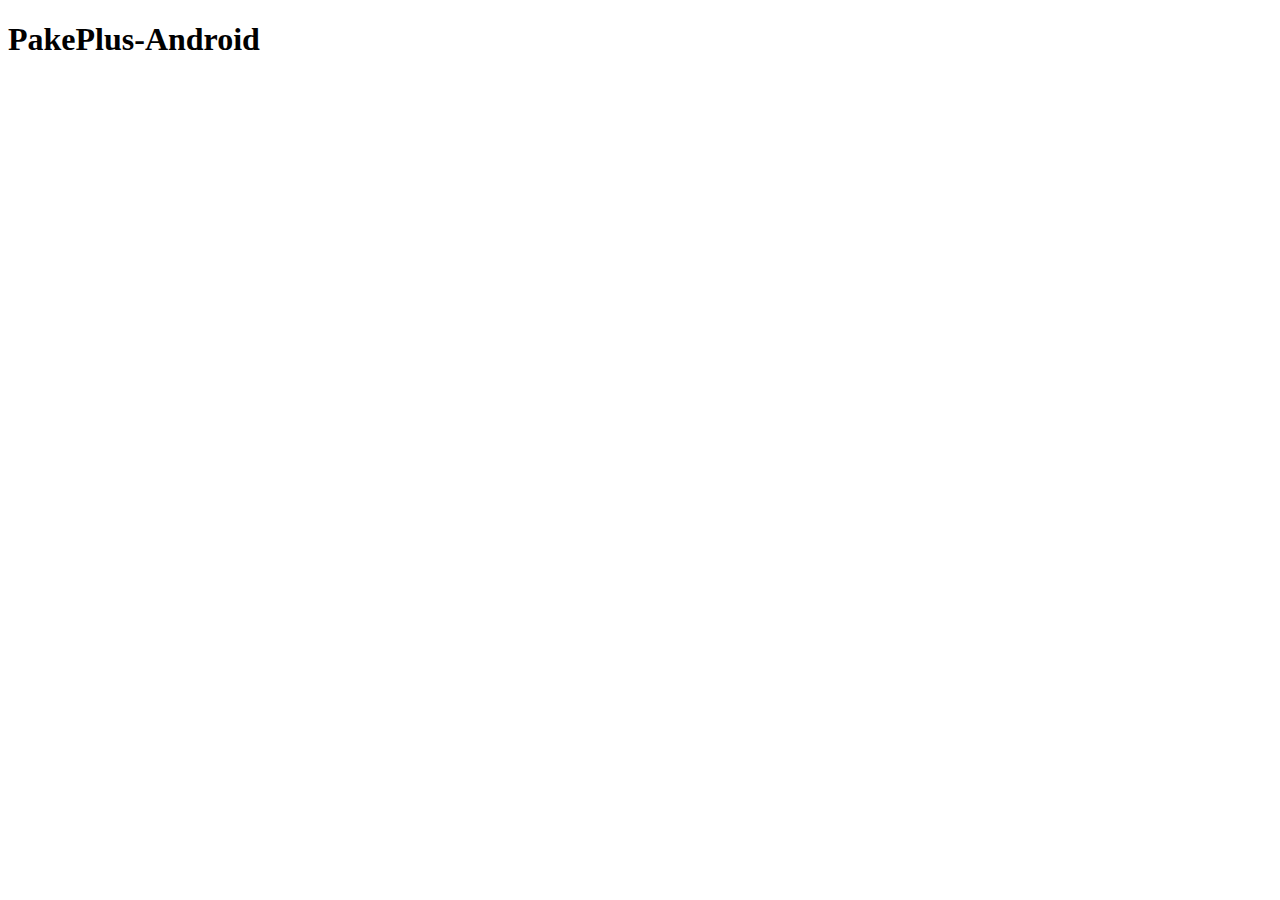
<file: docs/index.html>
<!DOCTYPE html>
<html lang="en">
    <head>
        <meta charset="UTF-8" />
        <meta name="viewport" content="width=device-width, initial-scale=1.0" />
        <title>PakePlus-Android</title>
    </head>
    <body>
        <h1>PakePlus-Android</h1>
    </body>
</html>
</file>
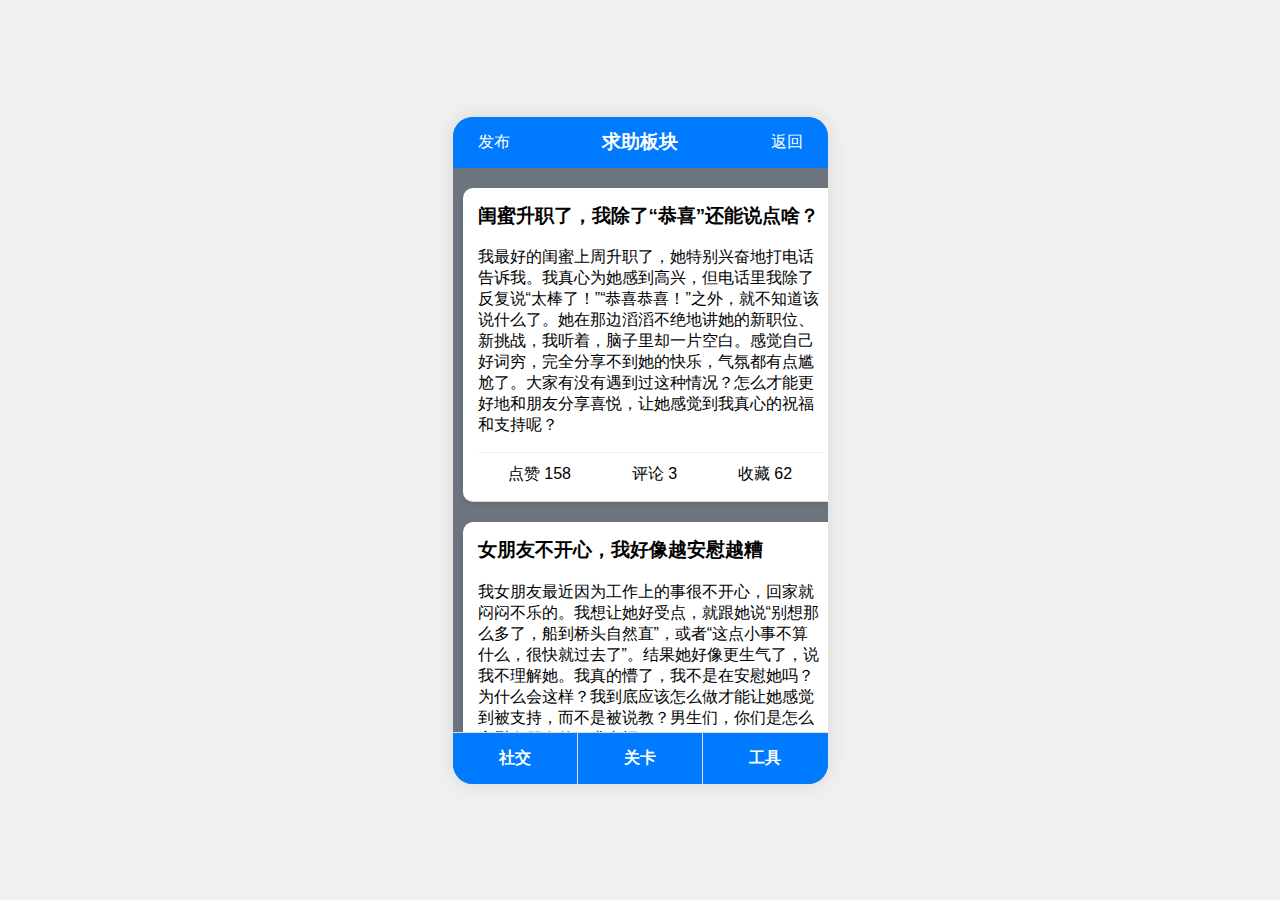
<file: scripts/www/help.html>
<!DOCTYPE html>
<html lang="en">
<head>
    <meta charset="UTF-8">
    <meta name="viewport" content="width=device-width, initial-scale=1.0">
    <title>求助板块</title>
    <link rel="stylesheet" href="style.css">
</head>
<body>
    <div class="app-container">
        <div class="header">
            <button id="post-btn-help" class="header-btn left">发布</button>
            <h1>求助板块</h1>
            <button id="back-btn-help" class="header-btn right">返回</button>
        </div>
        <main class="content feed-container">
            <div class="feed-item">
                <div class="post-content">
                    <h3>闺蜜升职了，我除了“恭喜”还能说点啥？</h3>
                    <p>我最好的闺蜜上周升职了，她特别兴奋地打电话告诉我。我真心为她感到高兴，但电话里我除了反复说“太棒了！”“恭喜恭喜！”之外，就不知道该说什么了。她在那边滔滔不绝地讲她的新职位、新挑战，我听着，脑子里却一片空白。感觉自己好词穷，完全分享不到她的快乐，气氛都有点尴尬了。大家有没有遇到过这种情况？怎么才能更好地和朋友分享喜悦，让她感觉到我真心的祝福和支持呢？</p>
                </div>
                <div class="actions-bar">
                    <button class="action-btn">点赞 158</button>
                    <button class="action-btn comment-toggle-btn">评论 3</button>
                    <button class="action-btn">收藏 62</button>
                </div>
                <div class="comment-section">
                    <div class="comment"><p><strong>用户A:</strong> 抱抱姐妹，完全理解！有时候就是会突然短路。</p></div>
                    <div class="comment"><p><strong>用户B:</strong> 你可以问她一些具体的问题呀，比如“新工作有什么好玩的地方吗？”“庆祝一下，想去吃什么？”</p></div>
                    <div class="comment"><p><strong>用户C:</strong> 直接说“我太为你高兴了，激动得都不知道说啥了！”也是一种真诚的表达。</p></div>
                    <div class="comment-input-container">
                        <textarea placeholder="输入你的评论..."></textarea>
                        <button>发布</button>
                    </div>
                </div>
            </div>
            <div class="feed-item">
                <div class="post-content">
                    <h3>女朋友不开心，我好像越安慰越糟</h3>
                    <p>我女朋友最近因为工作上的事很不开心，回家就闷闷不乐的。我想让她好受点，就跟她说“别想那么多了，船到桥头自然直”，或者“这点小事不算什么，很快就过去了”。结果她好像更生气了，说我不理解她。我真的懵了，我不是在安慰她吗？为什么会这样？我到底应该怎么做才能让她感觉到被支持，而不是被说教？男生们，你们是怎么安慰女朋友的？求支招！</p>
                </div>
                <div class="actions-bar">
                    <button class="action-btn">点赞 210</button>
                    <button class="action-btn comment-toggle-btn">评论 4</button>
                    <button class="action-btn">收藏 89</button>
                </div>
                <div class="comment-section">
                    <div class="comment"><p><strong>用户D:</strong> 兄弟，大忌啊！女生要的是情绪价值，不是解决方案。</p></div>
                    <div class="comment"><p><strong>用户E:</strong> 你只需要抱着她，说“我知道你很难过，我在这里陪着你”就够了。</p></div>
                    <div class="comment"><p><strong>用户F:</strong> 先听她把话说完，让她尽情吐槽，你只要点头表示赞同就行。</p></div>
                    <div class="comment"><p><strong>用户G:</strong> 买点她喜欢吃的东西，比说一百句“多喝热水”都有用。</p></div>
                    <div class="comment-input-container">
                        <textarea placeholder="输入你的评论..."></textarea>
                        <button>发布</button>
                    </div>
                </div>
            </div>
            <div class="feed-item">
                <div class="post-content">
                    <h3>同事吐槽工作，我该怎么接话才不显得敷衍？</h3>
                    <p>办公室里有个同事，人挺好的，就是特爱跟我吐槽工作上的各种烦心事，从老板的奇葩要求到客户的难缠。每次她一开口，我就开始头大。我既不想打断她，也不想跟着她一起说公司的坏话，所以大部分时间我只能“嗯嗯”“是啊”“太难了”这样附和。但我觉得自己这样特别敷衍，她肯定也感觉到了。怎么样才能在不违心的情况下，给她一些有质量的回应，让她觉得我是在认真倾听和关心她呢？</p>
                </div>
                <div class="actions-bar">
                    <button class="action-btn">点赞 95</button>
                    <button class="action-btn comment-toggle-btn">评论 3</button>
                    <button class="action-btn">收藏 41</button>
                </div>
                <div class="comment-section">
                    <div class="comment"><p><strong>用户H:</strong> 试试帮她分析问题？不过可能会被当成爱说教。</p></div>
                    <div class="comment"><p><strong>用户I:</strong> “辛苦了”“你已经做得很好了”，这种话永远不会错。</p></div>
                    <div class="comment"><p><strong>用户J:</strong> 适当重复她话里的关键词，比如她说“老板太烦了”，你就说“是啊，这个老板确实有点烦”，让她知道你在听。</p></div>
                    <div class="comment-input-container">
                        <textarea placeholder="输入你的评论..."></textarea>
                        <button>发布</button>
                    </div>
                </div>
            </div>
            <div class="feed-item">
                <div class="post-content">
                    <h3>朋友实现梦想了，我除了“牛逼”还能说啥？</h3>
                    <p>我一个哥们儿，搞乐队好多年，最近终于要开个人专场了。他激动地跟我分享这个消息，我当时第一反应就是“牛逼啊兄弟！”然后……然后就没了。我看着他兴奋的样子，觉得自己特别笨拙，除了这种最简单的赞美，完全不知道怎么表达我为他感到的那种骄傲和激动。我怕他觉得我不在乎，或者觉得我嫉妒。怎么才能在这种时候，让朋友真正感受到我的支持和祝福？</p>
                </div>
                <div class="actions-bar">
                    <button class="action-btn">点赞 302</button>
                    <button class="action-btn comment-toggle-btn">评论 3</button>
                    <button class="action-btn">收藏 121</button>
                </div>
                <div class="comment-section">
                    <div class="comment"><p><strong>用户K:</strong> “为你感到骄傲！”</p></div>
                    <div class="comment"><p><strong>用户L:</strong> “这么多年的努力终于有回报了，你值得！”</p></div>
                    <div class="comment"><p><strong>用户M:</strong> “票我全包了！必须去现场支持你！”行动比语言更有力。</p></div>
                    <div class="comment-input-container">
                        <textarea placeholder="输入你的评论..."></textarea>
                        <button>发布</button>
                    </div>
                </div>
            </div>
            <div class="feed-item">
                <div class="post-content">
                    <h3>家人情绪低落，我感觉自己好无力</h3>
                    <p>我妈妈最近因为一些家里的琐事情绪很低落，经常一个人唉声叹气。我看着特别心疼，想安慰她，但每次话到嘴边又咽了回去。我不知道说什么才能让她好受一点，怕说错话让她更难过。我试着跟她讲道理，说“事情总会过去的”，但她只是摇摇头。我感觉自己特别无力，好像什么也做不了。在这种情况下，我到底该怎么做才能给家人一些真正的安慰和支持呢？</p>
                </div>
                <div class="actions-bar">
                    <button class="action-btn">点赞 188</button>
                    <button class="action-btn comment-toggle-btn">评论 4</button>
                    <button class="action-btn">收藏 99</button>
                </div>
                <div class="comment-section">
                    <div class="comment"><p><strong>用户N:</strong> 陪伴就是最好的安慰，给她一个拥抱，或者只是默默地陪在她身边。</p></div>
                    <div class="comment"><p><strong>用户O:</strong> 帮她做点家务，让她能休息一下，也是一种关心。</p></div>
                    <div class="comment"><p><strong>用户P:</strong> 可以说“妈妈，看到你难过，我也很难过。有什么我能为你做的吗？”</p></div>
                    <div class="comment"><p><strong>用户Q:</strong> 带她出去散散心，换个环境可能会好一点。</p></div>
                    <div class="comment-input-container">
                        <textarea placeholder="输入你的评论..."></textarea>
                        <button>发布</button>
                    </div>
                </div>
            </div>
        </main>

        <div id="post-modal-help" class="modal">
            <div class="modal-content">
                <span class="close-btn-help">&times;</span>
                <h2>发布你的内容</h2>
                <textarea id="post-input-help" placeholder="输入内容..."></textarea>
                <button id="submit-post-btn-help">提交</button>
            </div>
        </div>

        <div id="post-modal" class="modal">
            <div class="modal-content">
                <span class="close-btn">&times;</span>
                <h2>发布你的内容</h2>
                <textarea id="post-input" placeholder="输入内容..."></textarea>
                <button id="submit-post-btn">发布</button>
            </div>
        </div>

        <nav class="nav">
            <a href="social.html" class="nav-item">社交</a>
            <a href="levels.html" class="nav-item">关卡</a>
            <a href="#" class="nav-item">工具</a>
        </nav>
    </div>
    <script src="help.js"></script>
</body>
</html>
</file>
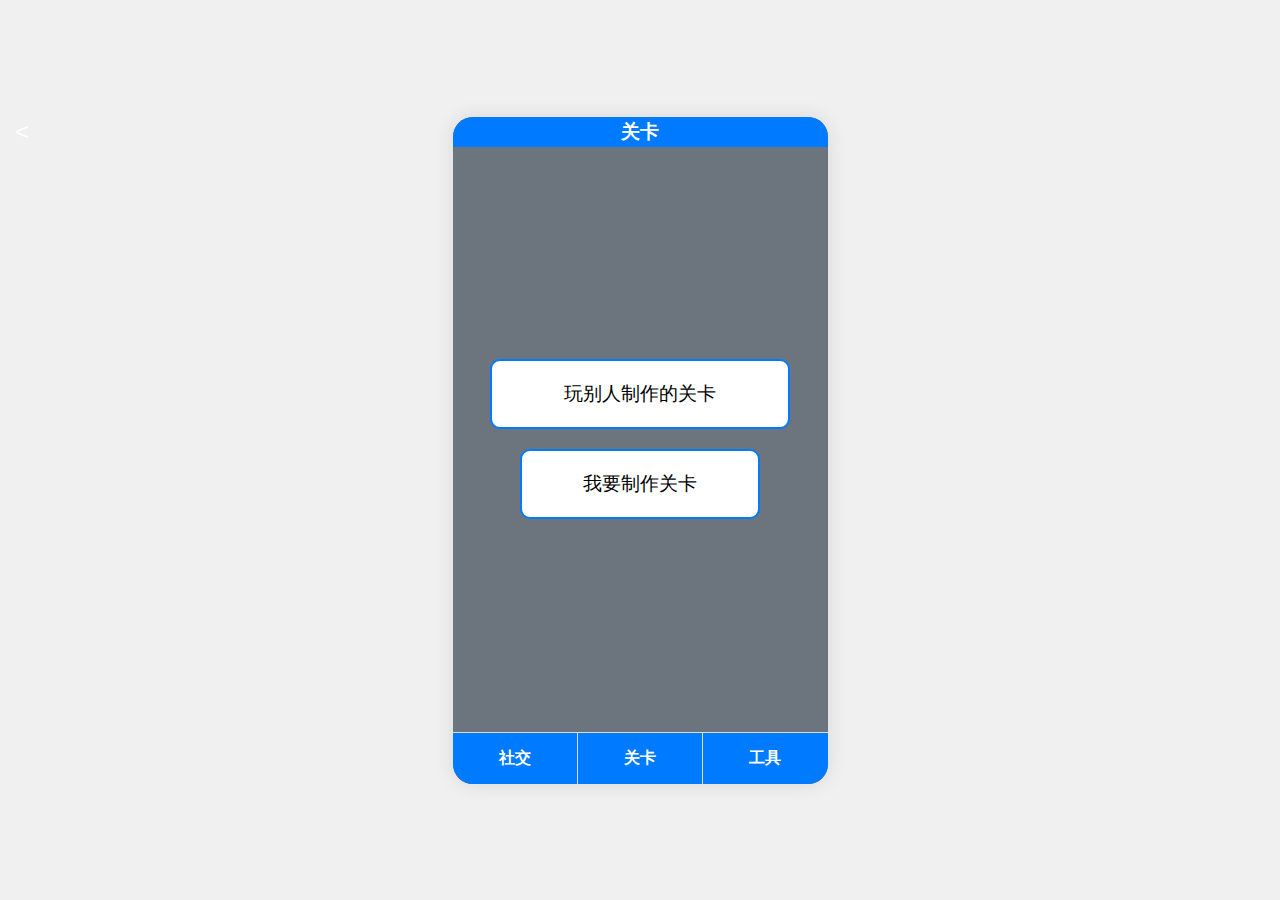
<file: scripts/www/levels.html>
<!DOCTYPE html>
<html lang="en">
<head>
    <meta charset="UTF-8">
    <meta name="viewport" content="width=device-width, initial-scale=1.0">
    <title>关卡</title>
    <link rel="stylesheet" href="style.css">
</head>
<body>
    <div class="app-container">
        <header class="header">
            <a href="social.html" class="back-btn">&lt;</a>
            <h1>关卡</h1>
        </header>
        <main class="content social-content">
            <button class="social-btn" id="play-others-btn">玩别人制作的关卡</button>
            <a href="level_editor.html" class="social-btn-link"><button class="social-btn">我要制作关卡</button></a>
        </main>
        <div id="level-list-modal" class="modal">
            <div class="modal-content">
                <span class="close-btn">&times;</span>
                <h2>关卡列表</h2>
                <ul id="level-list">
                    <li>关卡1---作者：小明</li>
                    <li>关卡2---作者：小红</li>
                    <li>关卡3---作者：小刚</li>
                    <li>关卡4---作者：小华</li>
                    <li>关卡5---作者：小丽</li>
                </ul>
            </div>
        </div>
        <nav class="nav">
            <a href="social.html" class="nav-item">社交</a>
            <a href="levels.html" class="nav-item">关卡</a>
            <a href="#" class="nav-item">工具</a>
        </nav>
    </div>
    <script src="levels.js"></script>
</body>
</html>
</file>
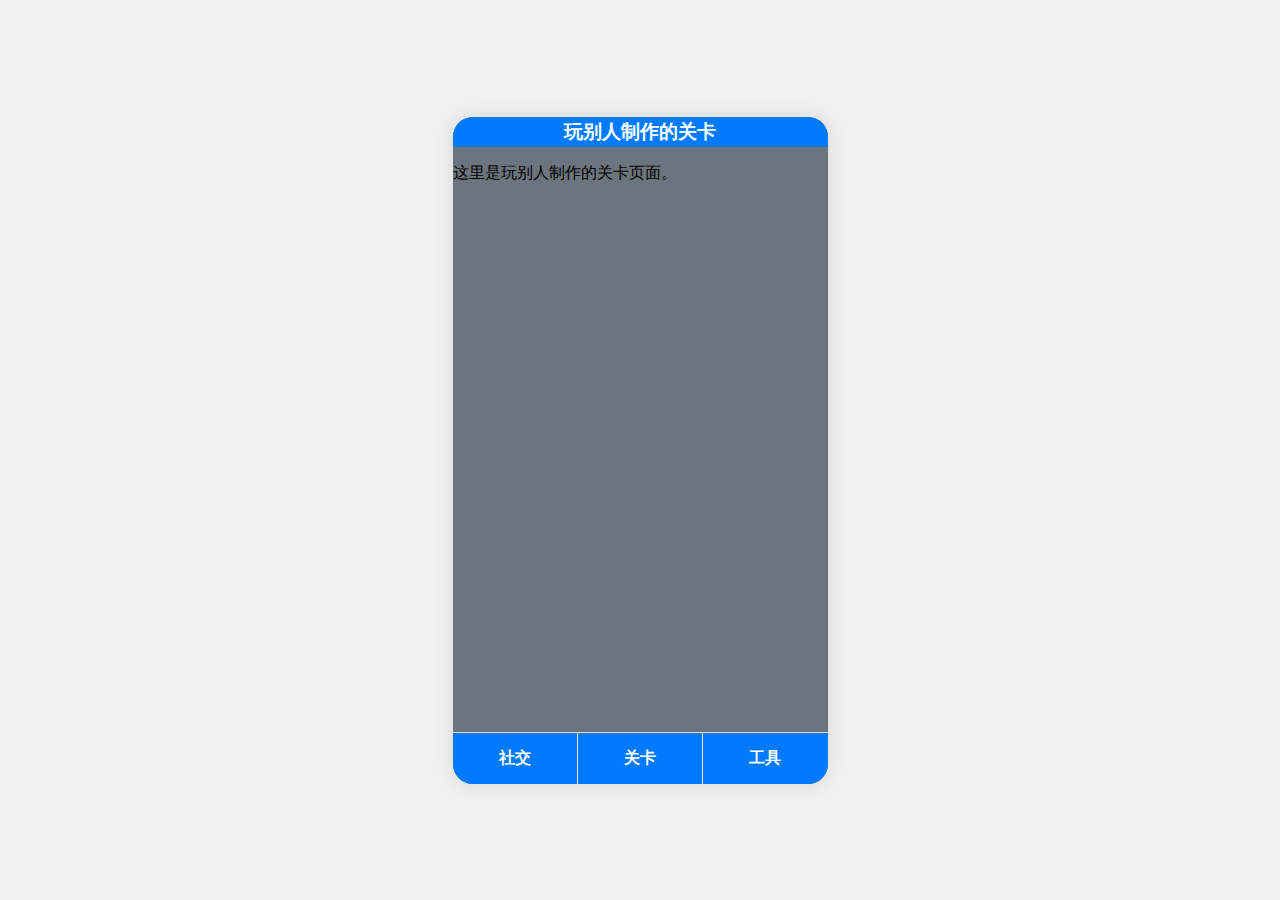
<file: scripts/www/play_levels.html>
<!DOCTYPE html>
<html lang="en">
<head>
    <meta charset="UTF-8">
    <meta name="viewport" content="width=device-width, initial-scale=1.0">
    <title>玩别人制作的关卡</title>
    <link rel="stylesheet" href="style.css">
</head>
<body>
    <div class="app-container">
        <header class="header">
            <h1>玩别人制作的关卡</h1>
        </header>
        <main class="content">
            <p>这里是玩别人制作的关卡页面。</p>
        </main>
        <nav class="nav">
            <a href="social.html" class="nav-item">社交</a>
            <a href="levels.html" class="nav-item">关卡</a>
            <a href="#" class="nav-item">工具</a>
        </nav>
    </div>
</body>
</html>
</file>
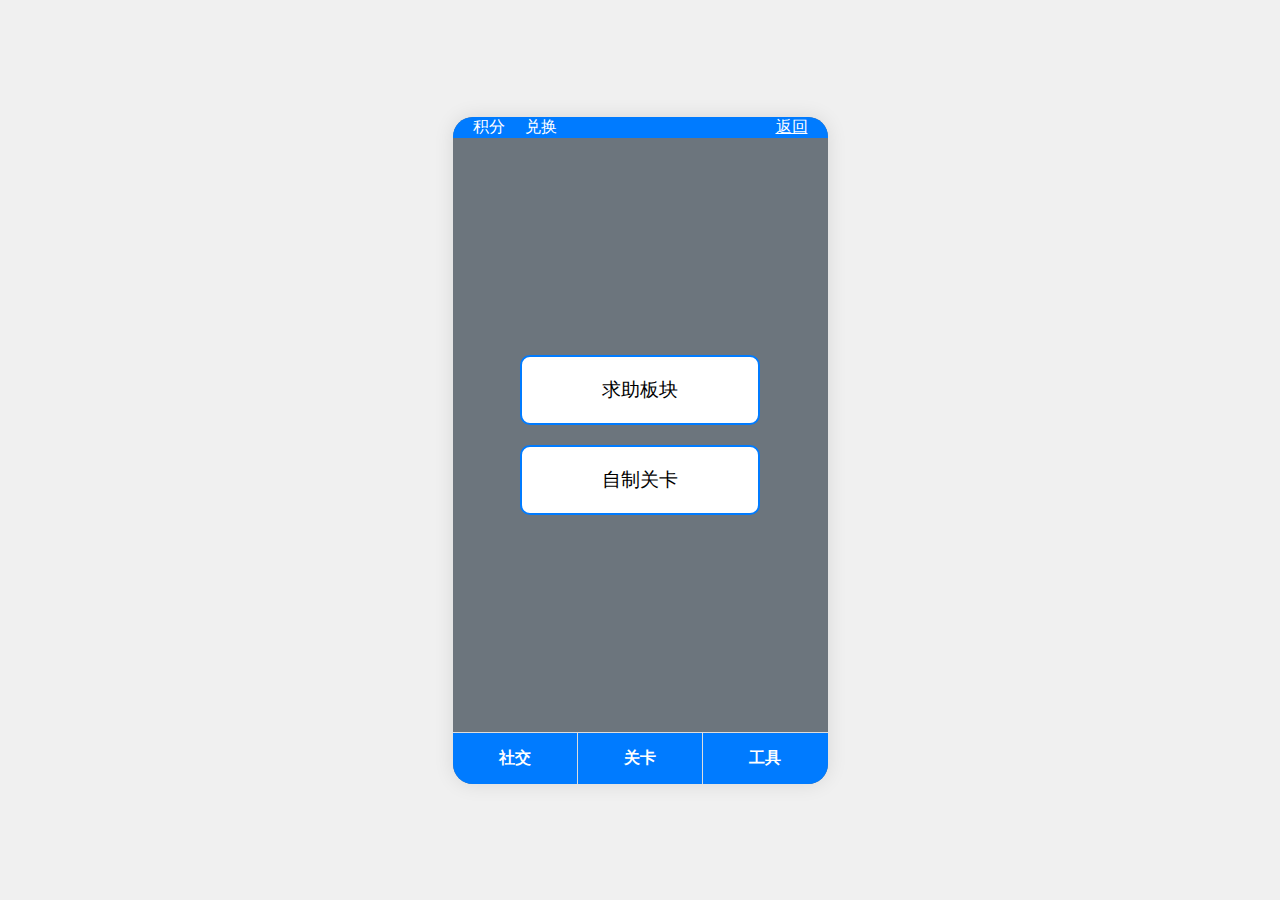
<file: scripts/www/social.html>
<!DOCTYPE html>
<html lang="en">
<head>
    <meta charset="UTF-8">
    <meta name="viewport" content="width=device-width, initial-scale=1.0">
    <title>社交</title>
    <link rel="stylesheet" href="style.css">
</head>
<body>
    <div class="app-container">
        <header class="header" style="display: flex; justify-content: space-between; align-items: center; padding: 0 10px;">
            <div class="header-buttons">
                <button id="points-btn" class="header-btn">积分</button>
                <button id="redeem-btn" class="header-btn">兑换</button>
            </div>
            <a href="index.html" class="header-btn">返回</a>
        </header>
        <main class="content social-content">
            <a href="help.html" class="social-btn-link"><button class="social-btn">求助板块</button></a>
            <a href="levels.html" class="social-btn-link"><button class="social-btn">自制关卡</button></a>
        </main>
        <nav class="nav">
            <a href="social.html" class="nav-item active">社交</a>
            <a href="levels.html" class="nav-item">关卡</a>
            <a href="#" class="nav-item">工具</a>
        </nav>
    </div>

    <div id="points-modal" class="modal">
        <div class="modal-content">
            <span class="close-btn">&times;</span>
            <p>当前积分：</p>
            <p>积分规则：</p>
        </div>
    </div>

    <div id="redeem-modal" class="modal">
        <div class="modal-content">
            <span class="close-btn">&times;</span>
            <p>可用积分：</p>
            <p>兑换积分：</p>
            <p>兑换规则：</p>
        </div>
    </div>
    <script src="social.js"></script>
</body>
</html>
</file>
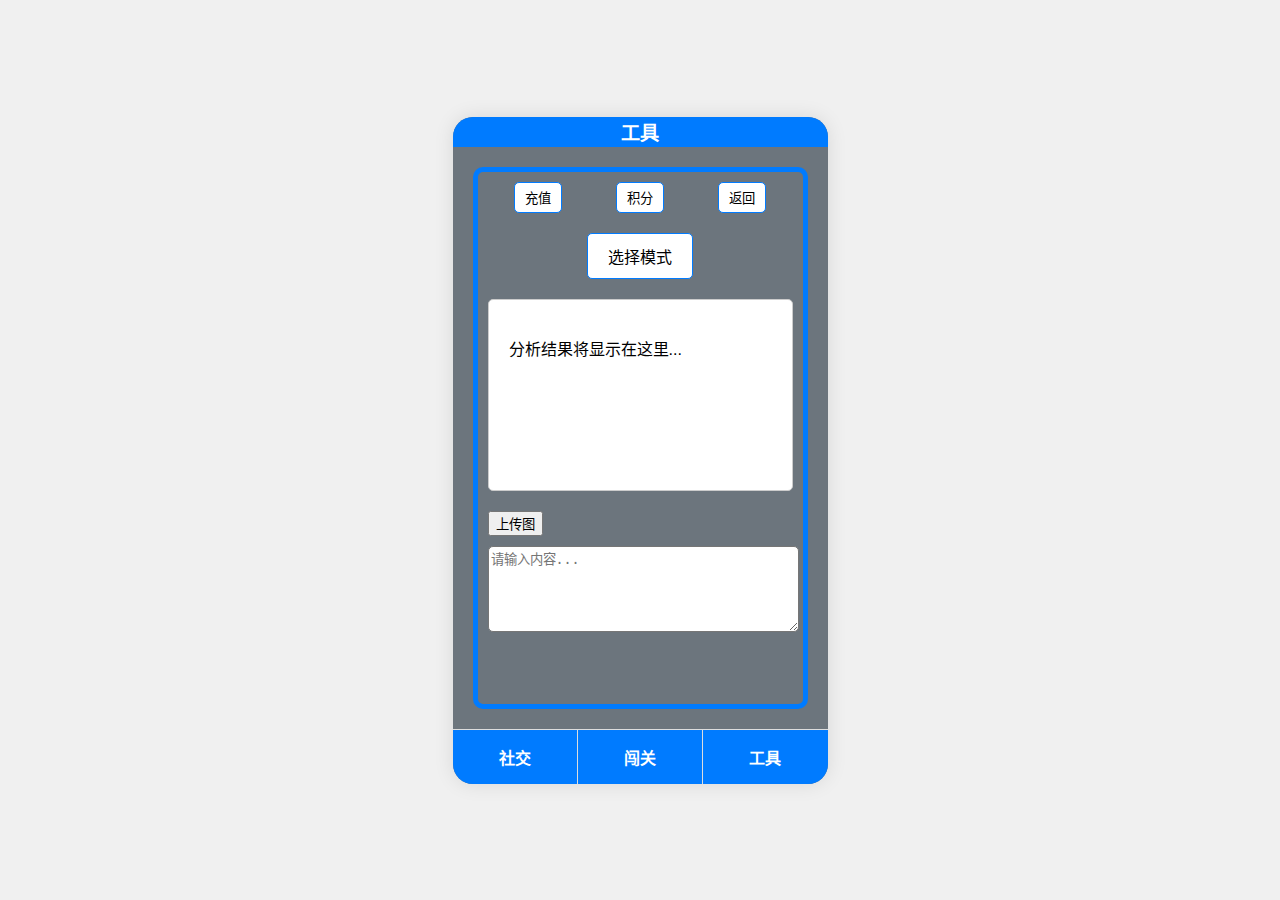
<file: scripts/www/tools.html>
<!DOCTYPE html>
<html lang="zh-CN">
<head>
    <meta charset="UTF-8">
    <meta name="viewport" content="width=device-width, initial-scale=1.0">
    <title>工具</title>
    <link rel="stylesheet" href="style.css">
</head>
<body>
    <div class="app-container">
        <header class="header">
            <h1>工具</h1>
        </header>
        <div class="content">
            <div class="tools-main-content">
                <div class="top-bar">
                    <button id="recharge-btn">充值</button>
                    <button id="points-btn">积分</button>
                    <button onclick="window.history.back();">返回</button>
                </div>
                <div class="mode-selection">
                    <button id="mode-select-btn">选择模式</button>
                </div>
                <div class="analysis-box">
                    <p>分析结果将显示在这里...</p>
                </div>
                <div class="input-area">
                    <button class="upload-btn">上传图</button>
                    <textarea id="user-input" placeholder="请输入内容..."></textarea>
                </div>
            </div>
        </div>
        <nav class="nav">
            <a href="social.html" class="nav-item">社交</a>
            <a href="gamemode.html" class="nav-item">闯关</a>
            <a href="tools.html" class="nav-item active">工具</a>
        </nav>
    </div>

    <!-- 充值弹窗 -->
    <div id="recharge-modal" class="modal">
        <div class="modal-content">
            <span class="close-btn">&times;</span>
            <h2>充值页面</h2>
            <p>这里是充值选项...</p>
        </div>
    </div>

    <!-- 积分弹窗 -->
    <div id="points-modal" class="modal">
        <div class="modal-content">
            <span class="close-btn">&times;</span>
            <h2>积分兑换</h2>
            <p>当前积分: <span id="current-points">100</span></p>
            <div>
                <h3>积分兑换规则</h3>
                <p>100积分可兑换...</p>
            </div>
            <input type="number" id="points-to-exchange" placeholder="输入兑换积分数额">
            <button id="exchange-btn">兑换</button>
        </div>
    </div>

    <!-- 模式选择弹窗 -->
    <div id="mode-select-modal" class="modal">
        <div class="modal-content">
            <span class="close-btn">&times;</span>
            <h2>选择模式</h2>
            <button class="mode-option-btn" data-mode="empathy">共情分析</button>
            <button class="mode-option-btn" data-mode="speech">话术分析</button>
            <button class="mode-option-btn" data-mode="all">我全都要</button>
        </div>
    </div>

    <script src="tools.js"></script>
</body>
</html>
</file>
<file: scripts/www/style.css>
body {
    margin: 0;
    font-family: sans-serif;
    background-color: #f0f0f0;
    display: flex;
    justify-content: center;
    align-items: center;
    height: 100vh;
}

.app-container {
    width: 375px;
    height: 667px;
    background-color: #6c757d;
    border-radius: 20px;
    box-shadow: 0 0 20px rgba(0, 0, 0, 0.1);
    display: flex;
    flex-direction: column;
    overflow: hidden;
}

.header {
    background-color: #007bff;
    color: white;
    padding: 15px;
    display: flex;
    justify-content: space-between;
    align-items: center;
}

.header h1 {
    margin: 0;
    font-size: 1.2em;
    position: absolute;
    left: 50%;
    transform: translateX(-50%);
}

.content {
    flex-grow: 1;
    overflow: hidden;
    display: flex;
    flex-direction: column; /* Change to column */
    justify-content: flex-start; /* Align items to the start */
    align-items: stretch; /* Stretch items to fill the container */
}

#gameCanvas {
    background-color: #000;
    border-radius: 5px;
}

.nav {
    display: flex;
    background-color: #007bff;
    border-top: 1px solid #ddd;
}

.nav-item {
    flex-grow: 1;
    text-align: center;
    padding: 15px;
    text-decoration: none;
    color: white;
    font-weight: bold;
}

.nav-item:not(:last-child) {
    border-right: 1px solid #ddd;
}

.nav-item:hover {
    background-color: #f0f0f0;
}

.header-buttons {
    display: flex;
    justify-content: space-between;
}

.header-btn {
    background-color: #007bff;
    color: white;
    border: 1px solid white;
    border-radius: 5px;
    padding: 5px 10px;
    cursor: pointer;
}

.modal-content textarea {
    width: 100%;
    height: 100px;
    margin-bottom: 10px;
}

.modal-content button {
    width: 100%;
    padding: 10px;
    background-color: #007bff;
    color: white;
    border: none;
    border-radius: 5px;
    cursor: pointer;
}

.social-btn-link {
    text-decoration: none;
    width: 80%;
    display: flex;
    justify-content: center;
}

.feed-container {
    flex-direction: column;
    overflow-y: auto;
    padding: 10px; /* Add some padding */
    margin: 0;
    border: none;
    width: 100%; /* Ensure it fills the content area */
}

.feed-item {
    height: auto; /* Change height to auto */
    flex-shrink: 0;
    display: flex;
    flex-direction: column; /* Change to column */
    justify-content: space-between; /* Space between content and actions */
    border-bottom: 1px solid #ddd;
    background-color: white;
    border-radius: 10px;
    margin: 10px 0; /* Adjust margin */
    padding: 15px;
    box-shadow: 0 2px 5px rgba(0,0,0,0.1);
}

.post-content {
    padding: 0; /* Remove padding */
    text-align: left; /* Align text to the left */
}

.actions-bar {
    display: flex;
    justify-content: space-around;
    padding: 10px 0 0 0; /* Adjust padding */
    background-color: transparent; /* Make background transparent */
    border-top: 1px solid #eee; /* Add a separator */
    width: 100%; /* Ensure it fills the feed item */
}

.action-btn {
    background: none;
    border: none;
    font-size: 1em;
    cursor: pointer;
}

.social-content {
    display: flex;
    flex-direction: column;
    justify-content: center;
    align-items: center;
}

.social-btn {
    background-color: white;
    border: 2px solid #007bff;
    border-radius: 10px;
    padding: 20px;
    margin: 10px;
    width: 80%;
    font-size: 1.2em;
    cursor: pointer;
}

.modal {
    display: none;
    position: fixed;
    z-index: 1;
    left: 0;
    top: 0;
    width: 100%;
    height: 100%;
    overflow: auto;
    background-color: rgba(0,0,0,0.4);
}

.modal-content {
    background-color: #fefefe;
    padding: 20px;
    border: 1px solid #888;
    width: 80%;
    max-width: 320px;
    border-radius: 10px;
    box-shadow: 0 5px 15px rgba(0,0,0,0.3);
    position: absolute;
    top: 50%;
    left: 50%;
    transform: translate(-50%, -50%);
}

.close-btn {
    color: #aaa;
    float: right;
    font-size: 28px;
    font-weight: bold;
}

.close-btn:hover,
.close-btn:focus {
    color: black;
    text-decoration: none;
    cursor: pointer;
}

.back-btn {
    position: absolute;
    left: 15px;
    color: white;
    font-size: 1.5em;
    text-decoration: none;
}

#level-list {
    list-style: none;
    padding: 0;
}

#level-list li {
    padding: 10px;
    border-bottom: 1px solid #ddd;
    cursor: pointer;
}

#level-list li:hover {
    background-color: #f0f0f0;
}

.editor-content {
    flex-direction: column;
    padding: 20px;
    overflow-y: auto;
}

.editor-section {
    margin-bottom: 15px;
}

.editor-section label {
    display: block;
    margin-bottom: 5px;
}

.editor-section input,
.editor-section textarea {
    width: 100%;
    padding: 8px;
    border: 1px solid #ccc;
    border-radius: 4px;
}

.post-content h3 {
    margin-top: 0;
}

.comment-section {
    display: none;
    margin-top: 15px;
    padding-top: 10px;
    border-top: 1px solid #eee;
}

.comment {
    margin-bottom: 10px;
    padding: 10px;
    background-color: #f9f9f9;
    border-radius: 5px;
}

.comment p {
    margin: 0;
}

.comment-input-container {
    margin-top: 15px;
    display: flex;
    flex-direction: column;
}

.comment-input-container textarea {
    width: 100%;
    padding: 8px;
    border: 1px solid #ccc;
    border-radius: 4px;
    margin-bottom: 10px;
    resize: vertical;
}

.comment-input-container button {
    align-self: flex-end;
    padding: 8px 16px;
    background-color: #007bff;
    color: white;
    border: none;
    border-radius: 4px;
    cursor: pointer;
}

.comment-input-container button:hover {
    background-color: #0056b3;
}

.header-btn {
    background-color: transparent;
    color: white;
    border: none;
    font-size: 1em;
    cursor: pointer;
    padding: 0 10px;
}



#post-modal-help .modal-content textarea {
    width: calc(100% - 20px);
    height: 150px;
    margin-bottom: 10px;
}

#post-modal-help .modal-content button {
    width: 100%;
    padding: 10px;
    background-color: #007bff;
    color: white;
    border: none;
    border-radius: 5px;
    cursor: pointer;
}

#post-modal-help .modal-content button:hover {
    background-color: #0056b3;
}

.close-btn-help {
    color: #aaa;
    float: right;
    font-size: 28px;
    font-weight: bold;
}

.close-btn-help:hover,
.close-btn-help:focus {
    color: black;
    text-decoration: none;
    cursor: pointer;
}

/* Tools Page Specific Styles */
.page-header {
    background-color: #007bff;
    color: white;
    padding: 15px;
    text-align: center;
}

.page-header h1 {
    margin: 0;
    font-size: 1.2em;
}

.tools-main-content {
    background-color: #6c757d;
    border: 5px solid #007bff;
    margin: 20px;
    border-radius: 10px;
    padding: 10px;
    height: calc(100% - 40px);
}


.top-bar {
    display: flex;
    justify-content: space-around;
    margin-bottom: 20px;
}

.top-bar button {
    background-color: white;
    border: 1px solid #007bff;
    border-radius: 5px;
    padding: 5px 10px;
    cursor: pointer;
}

.mode-selection {
    text-align: center;
    margin-bottom: 20px;
}

#mode-select-btn {
    background-color: white;
    border: 1px solid #007bff;
    border-radius: 5px;
    padding: 10px 20px;
    font-size: 1em;
    cursor: pointer;
}

.analysis-box {
    background-color: white;
    border: 1px solid #ccc;
    border-radius: 5px;
    padding: 20px;
    margin-bottom: 20px;
    height: 150px;
    overflow-y: auto;
}

.input-area {
    display: flex;
    flex-direction: column;
}

.upload-btn {
    align-self: flex-start;
    margin-bottom: 10px;
}

#user-input {
    width: 100%;
    height: 80px;
    border-radius: 5px;
}

.input-group {
    margin-bottom: 15px;
}

.input-group label {
    display: block;
    margin-bottom: 5px;
    font-weight: bold;
}

.input-group textarea {
    width: 100%;
    padding: 10px;
    border: 1px solid #ccc;
    border-radius: 5px;
    box-sizing: border-box;
}

.right-btn {
    right: 15px;
    left: auto;
}

.confirm-btn {
    background-color: #007bff;
    color: white;
    border: none;
    border-radius: 5px;
    padding: 10px 20px;
    font-size: 1em;
    cursor: pointer;
    display: block;
    width: 100%;
    margin-top: 20px;
}
</file>
